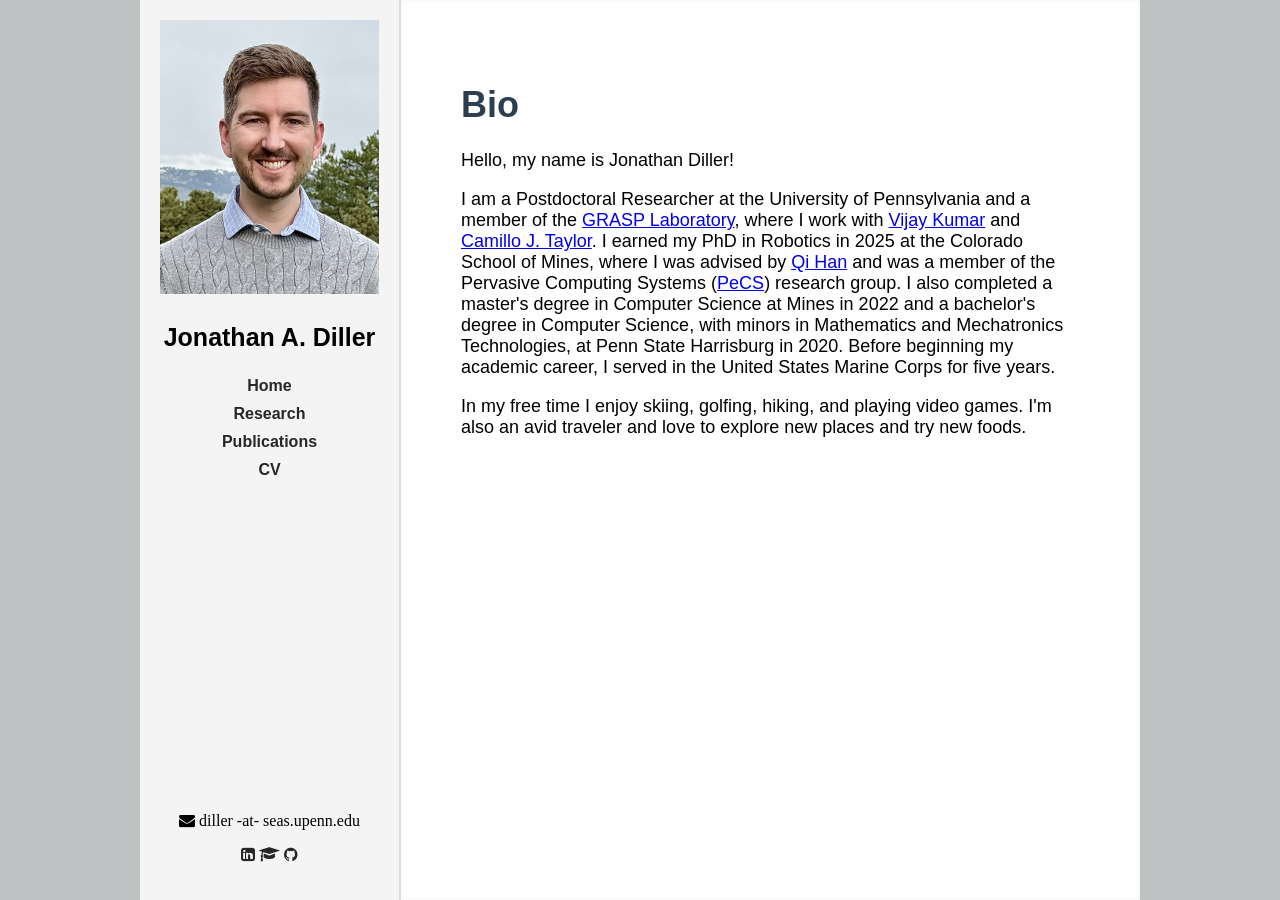
<file: index.html>
<!DOCTYPE html>
<html lang="en">
<head>
	<meta charset="UTF-8">
	<meta name="viewport" content="width=device-width, initial-scale=1.0">
	<title>Jonathan Diller</title>
	<link rel="stylesheet" href="https://cdnjs.cloudflare.com/ajax/libs/font-awesome/4.7.0/css/font-awesome.min.css">
	<link rel="stylesheet" href="style.css">
</head>
<body>
<div class="wrapper">
<div class="sidebar">
<div class = "sidebar-content" style="text-align:center">		
	</class>
	<img src="images/Jonathan_Diller.jpg" style="width:100%" onclick="onClick(this)" alt="Windows for the atrium">
	<h3 class="text-align:center" style="font-size:25px; font-weight:bold">Jonathan A. Diller</h3>
	<ul>
		<li><a style="text-align:center" href="index.html"><b>Home</b></a></li>
		<li><a style="text-align:center" href="research.html"><b>Research</b></a></li>
		<li><a style="text-align:center" href="publications.html"><b>Publications</b></a></li>
		<li><a style="text-align:center" href="docs/JonathanDillerResume.pdf" target="_blank"><b>CV</b></a></li>
	</ul>
</div>
<div class = "sidebar-bottom" style="text-align:center">
	<ul>
		<p style="margin-bottom:0; margin-top:auto; font-size:16px;"><i class="fa fa-envelope">  diller -at- seas.upenn.edu</i></p>
	</ul>
	<ul>
		<a href="https://www.linkedin.com/in/jonathanadiller" target="_blank" class="fa fa-linkedin-square"></a>
		<a href="https://scholar.google.com/citations?user=hnUsTqgAAAAJ&hl=en" target="_blank" class="fa fa-graduation-cap"></a>
		<a href="https://github.com/JonD07" target="_blank" class="fa fa-github"></a>
	</ul>
</div>
</div>
<div class="main-content">
<h1>Bio</h1>
<p>
	Hello, my name is Jonathan Diller!
</p>
<p>
	I am a Postdoctoral Researcher at the University of Pennsylvania and a member of the <a href="https://www.grasp.upenn.edu/" target="_blank">GRASP Laboratory</a>, where I work with <a href="https://www.kumarrobotics.org/" target="_blank">Vijay Kumar</a> and <a href="https://www.cis.upenn.edu/~cjtaylor/home.html" target="_blank">Camillo J. Taylor</a>. I earned my PhD in Robotics in 2025 at the Colorado School of Mines, where I was advised by <a href="https://people.mines.edu/qhan/" target="_blank">Qi Han</a> and was a member of the Pervasive Computing Systems (<a href="https://pecs.mines.edu/" target="_blank">PeCS</a>) research group. I also completed a master's degree in Computer Science at Mines in 2022 and a bachelor's degree in Computer Science, with minors in Mathematics and Mechatronics Technologies, at Penn State Harrisburg in 2020. Before beginning my academic career, I served in the United States Marine Corps for five years.
</p> 
<p>
	In my free time I enjoy skiing, golfing, hiking, and playing video games. I'm also an avid traveler and love to explore new places and try new foods.
</p>
</div>
</div>

<script>
	document.addEventListener("DOMContentLoaded", function () {
	  const buttons = document.querySelectorAll(".collapsible");
	  const contents = document.querySelectorAll(".collapsible-content");
	
	  buttons.forEach((button, index) => {
		button.addEventListener("click", () => {
		  contents.forEach((content, i) => {
			if (i === index) {
			  content.style.display = content.style.display === "block" ? "none" : "block";
			} else {
			  content.style.display = "none";
			}
		  });
		});
	  });
	});
</script>
</body>
</html>
</file>
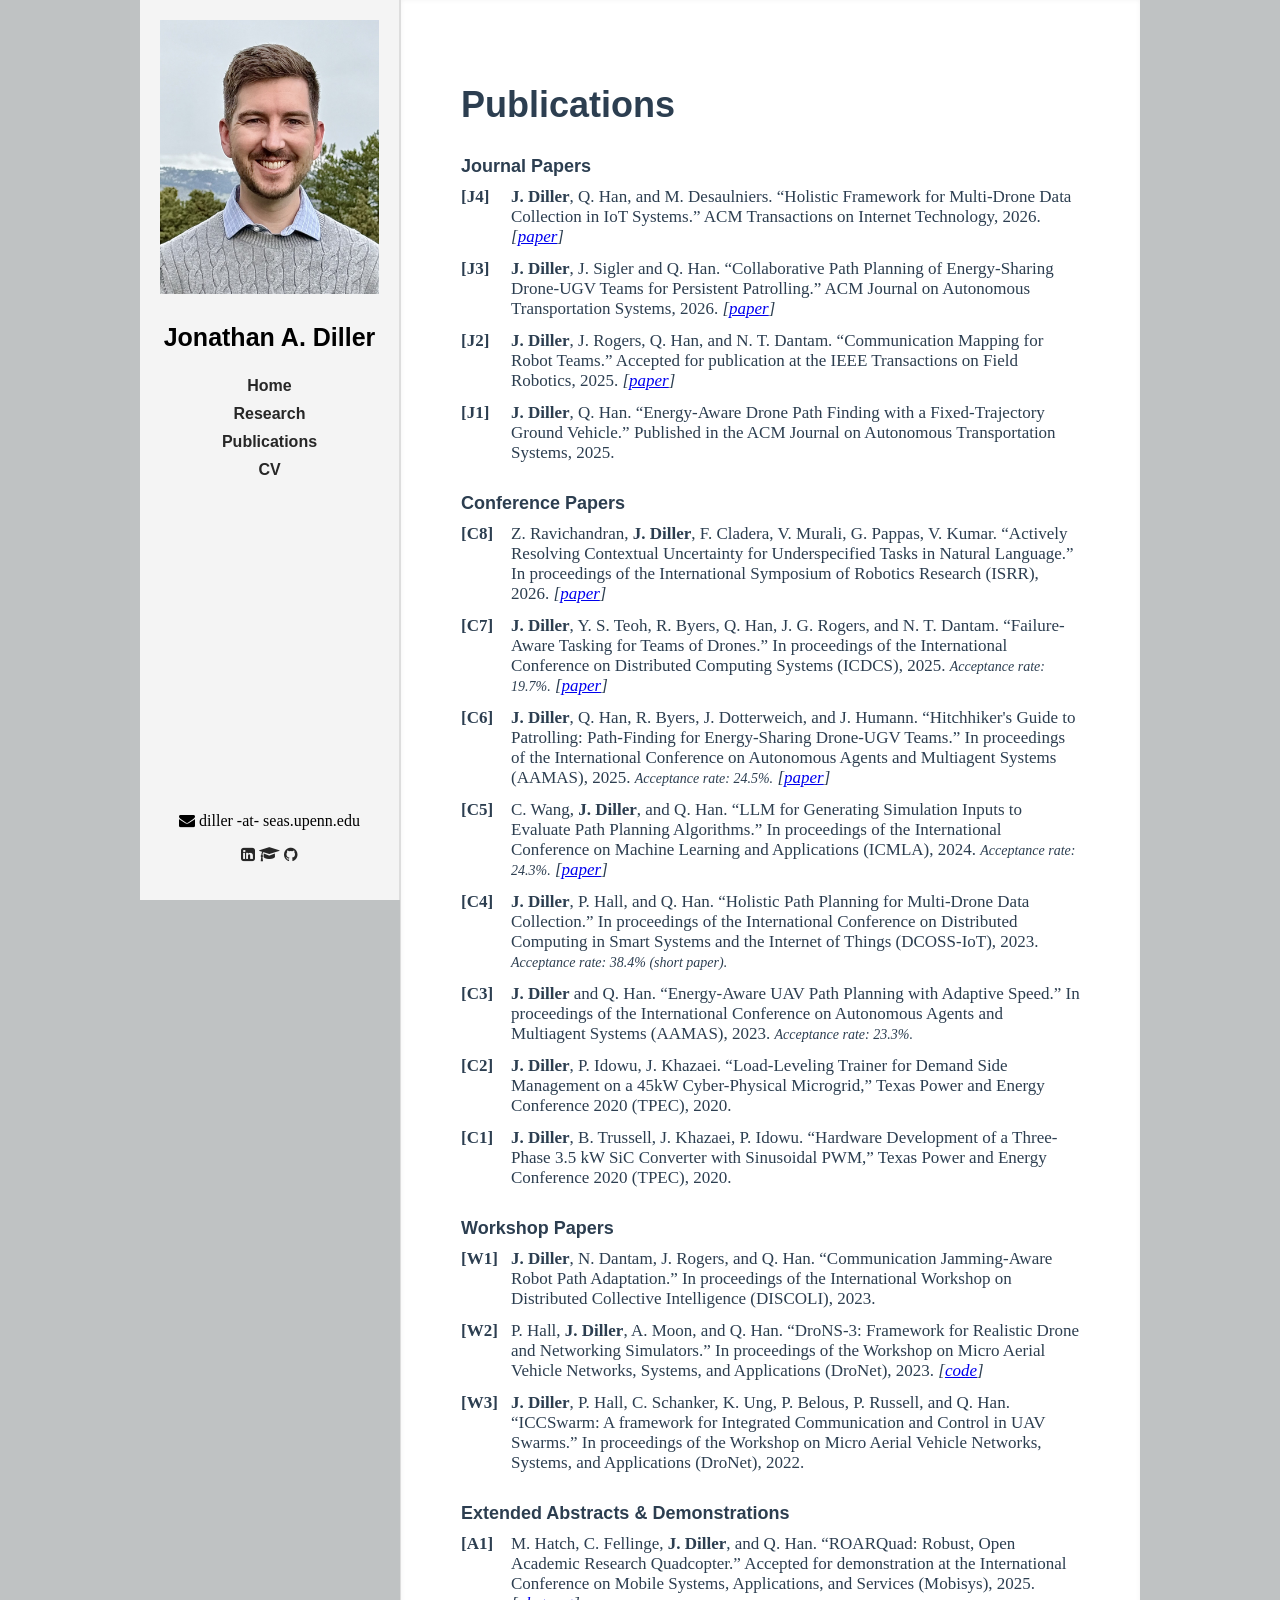
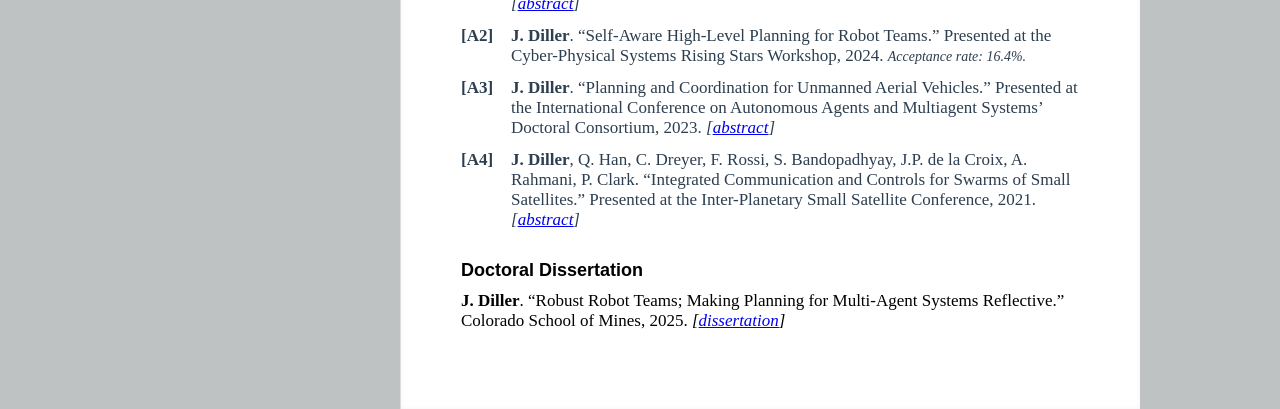
<file: publications.html>
<!DOCTYPE html>
<html lang="en">
<head>
	<meta charset="UTF-8">
	<meta name="viewport" content="width=device-width, initial-scale=1.0">
	<title>Jonathan Diller</title>
	<link rel="stylesheet" href="https://cdnjs.cloudflare.com/ajax/libs/font-awesome/4.7.0/css/font-awesome.min.css">
	<link rel="stylesheet" href="style.css">
</head>
<body>
<div class="wrapper">
<div class="sidebar">
<div class = "sidebar-content" style="text-align:center">		
	</class>
	<img src="images/Jonathan_Diller.jpg" style="width:100%" onclick="onClick(this)" alt="Windows for the atrium">
	<h3 class="text-align:center" style="font-size:25px; font-weight:bold">Jonathan A. Diller</h3>
	<ul>
		<li><a style="text-align:center" href="index.html"><b>Home</b></a></li>
		<li><a style="text-align:center" href="research.html"><b>Research</b></a></li>
		<li><a style="text-align:center" href="publications.html"><b>Publications</b></a></li>
		<li><a style="text-align:center" href="docs/JonathanDillerResume.pdf" target="_blank"><b>CV</b></a></li>
	</ul>
</div>
<div class = "sidebar-bottom" style="text-align:center">
	<ul>
		<p style="margin-bottom:0; margin-top:auto; font-size:16px;"><i class="fa fa-envelope">  diller -at- seas.upenn.edu</i></p>
	</ul>
	<ul>
		<a href="https://www.linkedin.com/in/jonathanadiller" target="_blank" class="fa fa-linkedin-square"></a>
		<a href="https://scholar.google.com/citations?user=hnUsTqgAAAAJ&hl=en" target="_blank" class="fa fa-graduation-cap"></a>
		<a href="https://github.com/JonD07" target="_blank" class="fa fa-github"></a>
	</ul>
</div>
</div>
<div class="main-content">
<h1>Publications</h1>
<div class="publications">

<!-- <div class="section-title">Under Review</div>
<ul class="pub-list">
  <div class="pub-entry">
    <span class="pub-id">[R1]</span>
    <div class="pub-text">
      <strong>J. Diller</strong>, Q. Han, and M. Desaulniers. “Holistic Framework for Multi-Drone Data Collection in IoT Systems.” Under review at the IEEE Internet of Things Journal.
    </div>
  </div>
</ul> -->

<div class="section-title">Journal Papers</div>
<ul class="pub-list">
  <div class="pub-entry">
    <span class="pub-id">[J4]</span>
    <div class="pub-text">
      <strong>J. Diller</strong>, Q. Han, and M. Desaulniers. “Holistic Framework for Multi-Drone Data Collection in IoT Systems.” ACM Transactions on Internet Technology, 2026.
	  <i>[<a href="Pubs/Holistic_Framework_for_Multi-Drone_Data_Collection_in_IoT_Systems.pdf" target="_blank">paper</a>]</i>
    </div>
  </div>
  <div class="pub-entry">
    <span class="pub-id">[J3]</span>
    <div class="pub-text">
      <strong>J. Diller</strong>, J. Sigler and Q. Han. “Collaborative Path Planning of Energy-Sharing Drone-UGV Teams for Persistent Patrolling.” ACM Journal on Autonomous Transportation Systems, 2026.
	  <i>[<a href="https://dl.acm.org/doi/pdf/10.1145/3788877" target="_blank">paper</a>]</i>
    </div>
  </div>
  <div class="pub-entry">
    <span class="pub-id">[J2]</span>
    <div class="pub-text">
      <strong>J. Diller</strong>, J. Rogers, Q. Han, and N. T. Dantam. “Communication Mapping for Robot Teams.” Accepted for publication at the IEEE Transactions on Field Robotics, 2025.
	  <i>[<a href="Pubs/CommunicationMapping.pdf" target="_blank">paper</a>]</i>
    </div>
  </div>
  <div class="pub-entry">
    <span class="pub-id">[J1]</span>
    <div class="pub-text">
      <strong>J. Diller</strong>, Q. Han. “Energy-Aware Drone Path Finding with a Fixed-Trajectory Ground Vehicle.” Published in the ACM Journal on Autonomous Transportation Systems, 2025.
    </div>
  </div>
</ul>

<div class="section-title">Conference Papers</div>
<ul class="pub-list">
  <div class="pub-entry">
    <span class="pub-id">[C8]</span>
    <div class="pub-text">
      Z. Ravichandran, <strong>J. Diller</strong>, F. Cladera, V. Murali, G. Pappas, V. Kumar. “Actively Resolving Contextual Uncertainty for Underspecified Tasks in Natural Language.” In proceedings of the International Symposium of Robotics Research (ISRR), 2026.
	  <i>[<a href="https://arxiv.org/pdf/2609.30428" target="_blank">paper</a>]</i>
    </div>
  </div>
  <div class="pub-entry">
    <span class="pub-id">[C7]</span>
    <div class="pub-text">
      <strong>J. Diller</strong>, Y. S. Teoh, R. Byers, Q. Han, J. G. Rogers, and N. T. Dantam. “Failure-Aware Tasking for Teams of Drones.” In proceedings of the International Conference on Distributed Computing Systems (ICDCS), 2025. <span class="acceptance">Acceptance rate: 19.7%.</span>
	  <i>[<a href="Pubs/FailureAwareTasking.pdf" target="_blank">paper</a>]</i>
    </div>
  </div>
  <div class="pub-entry">
    <span class="pub-id">[C6]</span>
    <div class="pub-text">
      <strong>J. Diller</strong>, Q. Han, R. Byers, J. Dotterweich, and J. Humann. “Hitchhiker's Guide to Patrolling: Path-Finding for Energy-Sharing Drone-UGV Teams.” In proceedings of the International Conference on Autonomous Agents and Multiagent Systems (AAMAS), 2025. <span class="acceptance">Acceptance rate: 24.5%.</span>
	  <i>[<a href="Pubs/HitchhikersGuideToPatrolling.pdf" target="_blank">paper</a>]</i>
    </div>
  </div>
  <div class="pub-entry">
    <span class="pub-id">[C5]</span>
    <div class="pub-text">
      C. Wang, <strong>J. Diller</strong>, and Q. Han. “LLM for Generating Simulation Inputs to Evaluate Path Planning Algorithms.” In proceedings of the International Conference on Machine Learning and Applications (ICMLA), 2024. <span class="acceptance">Acceptance rate: 24.3%.</span>
	  <i>[<a href="Pubs/LLMForGeneratingSimulationInputs.pdf" target="_blank">paper</a>]</i>
    </div>
  </div>
  <div class="pub-entry">
    <span class="pub-id">[C4]</span>
    <div class="pub-text">
      <strong>J. Diller</strong>, P. Hall, and Q. Han. “Holistic Path Planning for Multi-Drone Data Collection.” In proceedings of the International Conference on Distributed Computing in Smart Systems and the Internet of Things (DCOSS-IoT), 2023. <span class="acceptance">Acceptance rate: 38.4% (short paper).</span>
    </div>
  </div>
  <div class="pub-entry">
    <span class="pub-id">[C3]</span>
    <div class="pub-text">
      <strong>J. Diller</strong> and Q. Han. “Energy-Aware UAV Path Planning with Adaptive Speed.” In proceedings of the International Conference on Autonomous Agents and Multiagent Systems (AAMAS), 2023. <span class="acceptance">Acceptance rate: 23.3%.</span>
    </div>
  </div>
  <div class="pub-entry">
    <span class="pub-id">[C2]</span>
    <div class="pub-text">
      <strong>J. Diller</strong>, P. Idowu, J. Khazaei. “Load-Leveling Trainer for Demand Side Management on a 45kW Cyber-Physical Microgrid,” Texas Power and Energy Conference 2020 (TPEC), 2020.
    </div>
  </div>
  <div class="pub-entry">
    <span class="pub-id">[C1]</span>
    <div class="pub-text">
      <strong>J. Diller</strong>, B. Trussell, J. Khazaei, P. Idowu. “Hardware Development of a Three-Phase 3.5 kW SiC Converter with Sinusoidal PWM,” Texas Power and Energy Conference 2020 (TPEC), 2020.
    </div>
  </div>
</ul>

<div class="section-title">Workshop Papers</div>
<ul class="pub-list">
  <div class="pub-entry">
    <span class="pub-id">[W1]</span>
    <div class="pub-text">
      <strong>J. Diller</strong>, N. Dantam, J. Rogers, and Q. Han. “Communication Jamming-Aware Robot Path Adaptation.” In proceedings of the International Workshop on Distributed Collective Intelligence (DISCOLI), 2023.
    </div>
  </div>
  <div class="pub-entry">
    <span class="pub-id">[W2]</span>
    <div class="pub-text">
      P. Hall, <strong>J. Diller</strong>, A. Moon, and Q. Han. “DroNS-3: Framework for Realistic Drone and Networking Simulators.” In proceedings of the Workshop on Micro Aerial Vehicle Networks, Systems, and Applications (DroNet), 2023.
	  <i>[<a href="https://www.github.com/pervasive-computing-systems-group/DroNS3" target="_blank">code</a>]</i>
    </div>
  </div>
  <div class="pub-entry">
    <span class="pub-id">[W3]</span>
    <div class="pub-text">
      <strong>J. Diller</strong>, P. Hall, C. Schanker, K. Ung, P. Belous, P. Russell, and Q. Han. “ICCSwarm: A framework for Integrated Communication and Control in UAV Swarms.” In proceedings of the Workshop on Micro Aerial Vehicle Networks, Systems, and Applications (DroNet), 2022.
    </div>
  </div>
</ul>

<div class="section-title">Extended Abstracts & Demonstrations</div>
<ul class="pub-list">
  <div class="pub-entry">
    <span class="pub-id">[A1]</span>
    <div class="pub-text">
      M. Hatch, C. Fellinge, <strong>J. Diller</strong>, and Q. Han. “ROARQuad: Robust, Open Academic Research Quadcopter.” Accepted for demonstration at the International Conference on Mobile Systems, Applications, and Services (Mobisys), 2025.
	  <i>[<a href="Pubs/ROARQuad.pdf" target="_blank">abstract</a>]</i>
    </div>
  </div>
  <div class="pub-entry">
    <span class="pub-id">[A2]</span>
    <div class="pub-text">
      <strong>J. Diller</strong>. “Self-Aware High-Level Planning for Robot Teams.” Presented at the Cyber-Physical Systems Rising Stars Workshop, 2024. <span class="acceptance">Acceptance rate: 16.4%.</span>
    </div>
  </div>
  <div class="pub-entry">
    <span class="pub-id">[A3]</span>
    <div class="pub-text">
      <strong>J. Diller</strong>. “Planning and Coordination for Unmanned Aerial Vehicles.” Presented at the International Conference on Autonomous Agents and Multiagent Systems’ Doctoral Consortium, 2023.
	  <i>[<a href="https://www.southampton.ac.uk/~eg/AAMAS2023/pdfs/p3017.pdf" target="_blank">abstract</a>]</i>
    </div>
  </div>
  <div class="pub-entry">
    <span class="pub-id">[A4]</span>
    <div class="pub-text">
      <strong>J. Diller</strong>, Q. Han, C. Dreyer, F. Rossi, S. Bandopadhyay, J.P. de la Croix, A. Rahmani, P. Clark. “Integrated Communication and Controls for Swarms of Small Satellites.” Presented at the Inter-Planetary Small Satellite Conference, 2021.
	  <i>[<a href="http://www.intersmallsatconference.com/past/2021/B.6%20-%20Diller/ISSC2021-abstract(1).txt" target="_blank">abstract</a>]</i>
    </div>
  </div>
</ul>
</div>


<div class="section-title">Doctoral Dissertation</div>
<ul class="pub-list">
  <div class="pub-entry">
    <div class="pub-text">
      <strong>J. Diller</strong>. “Robust Robot Teams; Making Planning for Multi-Agent Systems Reflective.” Colorado School of Mines, 2025.
	  <i>[<a href="Pubs/Robust_Robot_Teams_Making_Planning_for_Multi-Agent_Systems_Reflective.pdf" target="_blank">dissertation</a>]</i>
    </div>
  </div>
</ul>
</div></div>
</div>

<script>
	document.addEventListener("DOMContentLoaded", function () {
	  const buttons = document.querySelectorAll(".collapsible");
	  const contents = document.querySelectorAll(".collapsible-content");
	
	  buttons.forEach((button, index) => {
		button.addEventListener("click", () => {
		  contents.forEach((content, i) => {
			if (i === index) {
			  content.style.display = content.style.display === "block" ? "none" : "block";
			} else {
			  content.style.display = "none";
			}
		  });
		});
	  });
	});
</script>
</body>
</html>
</file>
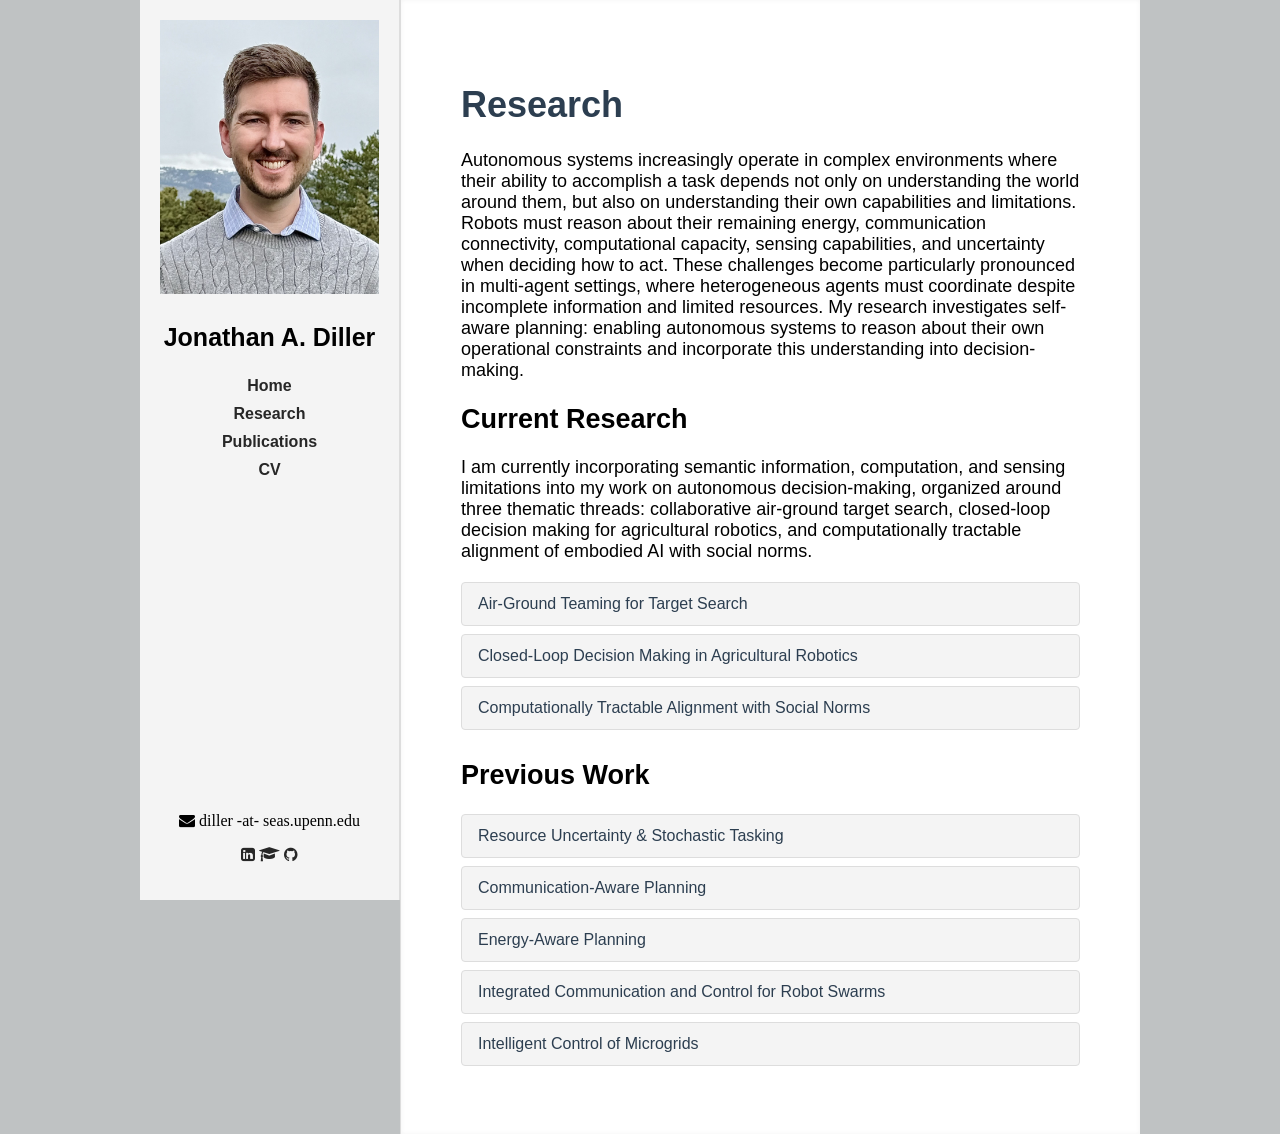
<file: research.html>
<!DOCTYPE html>
<html lang="en">
<head>
	<meta charset="UTF-8">
	<meta name="viewport" content="width=device-width, initial-scale=1.0">
	<title>Jonathan Diller</title>
	<link rel="stylesheet" href="https://cdnjs.cloudflare.com/ajax/libs/font-awesome/4.7.0/css/font-awesome.min.css">
	<link rel="stylesheet" href="style.css">
</head>
<body>
<div class="wrapper">
<div class="sidebar">
<div class = "sidebar-content" style="text-align:center">		
	</class>
	<img src="images/Jonathan_Diller.jpg" style="width:100%" onclick="onClick(this)" alt="Windows for the atrium">
	<h3 class="text-align:center" style="font-size:25px; font-weight:bold">Jonathan A. Diller</h3>
	<ul>
		<li><a style="text-align:center" href="index.html"><b>Home</b></a></li>
		<li><a style="text-align:center" href="research.html"><b>Research</b></a></li>
		<li><a style="text-align:center" href="publications.html"><b>Publications</b></a></li>
		<li><a style="text-align:center" href="docs/JonathanDillerResume.pdf" target="_blank"><b>CV</b></a></li>
	</ul>
</div>
<div class = "sidebar-bottom" style="text-align:center">
	<ul>
		<p style="margin-bottom:0; margin-top:auto; font-size:16px;"><i class="fa fa-envelope">  diller -at- seas.upenn.edu</i></p>
	</ul>
	<ul>
		<a href="https://www.linkedin.com/in/jonathanadiller" target="_blank" class="fa fa-linkedin-square"></a>
		<a href="https://scholar.google.com/citations?user=hnUsTqgAAAAJ&hl=en" target="_blank" class="fa fa-graduation-cap"></a>
		<a href="https://github.com/JonD07" target="_blank" class="fa fa-github"></a>
	</ul>
</div>
</div>
<div class="main-content">
<h1>Research</h1>
<p>
	Autonomous systems increasingly operate in complex environments where their ability to accomplish a task depends not only on understanding the world around them, but also on understanding their own capabilities and limitations. Robots must reason about their remaining energy, communication connectivity, computational capacity, sensing capabilities, and uncertainty when deciding how to act. These challenges become particularly pronounced in multi-agent settings, where heterogeneous agents must coordinate despite incomplete information and limited resources. My research investigates self-aware planning: enabling autonomous systems to reason about their own operational constraints and incorporate this understanding into decision-making.
</p>

<h2 class="w3-text-teal">Current Research</h2>
<p>
	I am currently incorporating semantic information, computation, and sensing limitations into my work on autonomous decision-making, organized around three thematic threads: collaborative air-ground target search, closed-loop decision making for agricultural robotics, and computationally tractable alignment of embodied AI with social norms.
</p>
<div class="collapsible-section">
	<!-- Thread 1 -->
	<button class="collapsible">Air-Ground Teaming for Target Search</button>
	<div class="collapsible-content">
		<p>
			This work focuses on collaborative air-ground robot teams for target search while building on my prior work in resource-aware planning. I am investigating the use of semantically driven search priors to allocate sub-regions between aerial and ground platforms by reasoning about target movement and platform mobility. A parallel effort within this thread addresses how to resolve both spatial and semantic uncertainty of discovered targets within partially connected teams. To coordinate these teams, I have also been investigating scheduling algorithms with a focus on quantifying the mission relevance of information based on sensor uncertainty, information age, and discovery novelty. Together, these components will enable air-ground teams to maintain a shared operational picture despite intermittent connectivity, heterogeneous sensing, and dynamic target behavior.
		</p>
		<p><strong>Relevant publications:</strong></p>
		<ul>
			<li>J. Diller, F. Cladera, C. J. Taylor, and V. Kumar, &ldquo;LMPath: Language-mediated priors and path generation for aerial exploration,&rdquo; in AI-Driven Safe Aerial Robotics Workshop, 2026.</li>
			<li>A. K. Srivastava, J. Diller, V. Kumar, and P. Dames, &ldquo;Spatial-semantic uncertainty in VLM-based target search: Balancing exploration and identification,&rdquo; in Workshop on Rethinking Uncertainty for Modern Robotics Paradigms, 2026.</li>
			<li>J. Diller, F. Cladera, C. J. Taylor, and V. Kumar, &ldquo;DORA: Divergence-oriented data-relay algorithm for partially connected robot teams,&rdquo; submitted to the International Conference on Robotics and Automation (ICRA), 2027.</li>
		</ul>
		<img src="images/heated-path.jpg" style="width:65%" onclick="onClick(this)" alt="Exploration prior generated using LMPath for air-ground target search" class="center-image">
	</div>

	<!-- Thread 2 -->
	<button class="collapsible">Closed-Loop Decision Making in Agricultural Robotics</button>
	<div class="collapsible-content">
		<p>
				This thread investigates how autonomous systems can allocate limited sensing and energy resources to map complex physical phenomena, using precision agriculture as a motivating application. The central question it addresses is: how should robots balance the value of acquiring new information against the physical resources required to obtain it? To tackle this challenge, our cross-disciplinary, multi-institutional is investigating autonomous mapping and treatment of soil acidity. We are designing and constructing an autonomous in situ soil pH sensing platform for a mobile ground robot, enabling direct field measurements without manual sampling. To guide sampling actions during deployment, we are developing adaptive sampling algorithms that can jointly reason about sensing uncertainty, travel cost, sampling budgets, and field geometry.
		</p>
		<p><strong>Relevant publications:</strong></p>
		<ul>
			<li>M. Gellar, J. Diller, F. Cladera, K. Huang, S. Rahman Rahmani, S. Carpin, and V. Kumar, &ldquo;Autonomous soil pH sensing under heterogeneous field conditions,&rdquo; in From Innovation to Adoption: Hardware, AI, Policy, and Funding Challenges in Agricultural Robotics Workshop, 2026.</li>
		</ul>
		<img src="images/RobotPanel.jpg" style="width:65%" onclick="onClick(this)" alt="Autonomous soil sampling robot platform" class="center-image">
	</div>

	<!-- Thread 3 -->
	<button class="collapsible">Computationally Tractable Alignment with Social Norms</button>
	<div class="collapsible-content">
		<p>
			As embodied AI is deployed in high-stakes environments, ensuring that autonomous actions align with societal expectations becomes paramount. This work investigates how generative AI can encode societal expectations into feedback mechanisms that steer on-device models in real-time, treating normative alignment as a computational resource management problem. The goal of this thread is to make alignment tractable on computationally constrained robotic platforms by treating the generation and application of normative feedback as resources to be budgeted, scheduled, and traded off against other mission-relevant computation.
		</p>
		<p><strong>Relevant publications:</strong></p>
		<ul>
			<li>J. Diller, D. Barnes, R. Bogdanoff, R. Collier, R. Collins, K. Fieldhouse, Y. Gefen, C. Johnson, A. Kodali, B. Kriel, V. Murali, J. Niehaus, M. Sukharev, J. VanPelt, A. Hoogs, V. Kumar, and A. Basharat, &ldquo;REBAR: Reference ethical benchmark for autonomy readiness,&rdquo; submitted to Springer Proceedings in Advanced Robotics, 2026.</li>
		</ul>
	</div>
</div>

<h2 class="w3-text-teal">Previous Work</h2>
<div class="collapsible-section">
	<!-- Resource Uncertainty & Stochastic Tasking -->
	<button class="collapsible">Resource Uncertainty &amp; Stochastic Tasking</button>
	<div class="collapsible-content">
		<p>
			This work addressed resource uncertainty commonly encountered when deploying real robots in the field. Some of the major challenges in task planning for multi-robot systems are properly managing robot resources (e.g., capabilities, energy, collaboration) while mitigating failures. I developed a decentralized task allocation architecture for UAVs that reasons over stochastic battery capacities to compute probabilistic guarantees of mission success, with particular interest in decentralized approaches that can adapt to lossy communication links between robots. This line of work culminated in an abstract, team-level planning framework that uses model uncertainty bounds to signal when to recompute team-level task plans online, enabling multi-robot tasking to remain flexible under changing model uncertainty.
		</p>
		<p><strong>Relevant publications:</strong></p>
		<ul>
			<li>J. Diller, Y. S. Teoh, R. Byers, Q. Han, J. G. Rogers, and N. T. Dantam, &ldquo;Failure-aware tasking for teams of drones,&rdquo; in Proceedings of the International Conference on Distributed Computing Systems (ICDCS), 2025.</li>
			<li>J. Diller, S. Homsi, and Q. Han, &ldquo;Semper Gumby: Making multi-robot tasking flexible under changing model uncertainty,&rdquo; submitted to the International Conference on Autonomous Agents and Multiagent Systems (AAMAS), 2027.</li>
		</ul>
		<img src="images/MonitoringSetupColorful.png" style="width:75%" onclick="onClick(this)" alt="Multi-robot task allocation under uncertainty" class="center-image">
	</div>

	<!-- Communication-Aware Planning -->
	<button class="collapsible">Communication-Aware Planning</button>
	<div class="collapsible-content">
		<p>
			This work focused on developing communication-aware planning methods that model wireless connectivity as a spatial resource, constructing communication maps to optimize robot placement and team sizes. Early work in this area studied how to enable mobile agents to communicate effectively while avoiding malicious communication jamming, exploring various mapping techniques and how to incorporate these maps into the planning process for robot teams. Connecting the energy and communication domains, I identified a fundamental energy tradeoff between waiting for data transmission and traveling to improve bandwidth, and incorporated this tradeoff into a framework that bridges the gap between optimistic offline planning and the stochastic nature of real-world deployments. This framework was applied to the problem of effectively deploying a team of drones to collect data from wireless sensors, combining offline multi-vehicle task planning with online adaptive behavior through a data-driven approach. A major aspect of this work was validating our solution through both simulations and field experiments on our physical testbed.
		</p>
		<p><strong>Relevant publications:</strong></p>
		<ul>
			<li>J. Diller, P. Hall, and Q. Han, &ldquo;Holistic path planning for multi-drone data collection,&rdquo; International Conference on Distributed Computing in Smart Systems and the Internet of Things (DCOSS-IoT), 2023.</li>
			<li>J. Diller, N. T. Dantam, J. G. Rogers, and Q. Han, &ldquo;Communication jamming-aware robot path adaptation,&rdquo;International Conference on Distributed Computing in Smart Systems and the Internet of Things (DCOSS-IoT), 2023.</li>
			<li>J. Diller, J. G. Rogers, N. T. Dantam, and Q. Han, &ldquo;Communication mapping for robot teams,&rdquo; IEEE Transactions on Field Robotics, 2025.</li>
			<li>J. Diller, Q. Han, and M. Desaulniers, &ldquo;Holistic framework for multi-drone data collection in IoT systems,&rdquo; ACM Transactions on Internet Technology (TOIT), 2026.</li>
		</ul>
		<img src="images/comms-map.png" style="width:55%" onclick="onClick(this)" alt="Communication map for robot teams" class="center-image">
	</div>

	<!-- Energy-Aware Planning -->
	<button class="collapsible">Energy-Aware Planning</button>
	<div class="collapsible-content">
		<p>
			This line of work incorporated realistic UAV energy models into mission-aware speed scheduling, demonstrating improved performance and reduced energy failures over conventional methods. I explored trade-offs in the speed-based energy model and evaluated how these trade-offs could be leveraged to improve path finding, including the problem of launching drones from a ground vehicle that moves along a fixed trajectory. I then extended this framework to model UGV energy consumption and inter-robot energy transfer, enabling heterogeneous air-ground teams to operate more effectively under energy constraints. Drones are agile platforms that can be launched quickly and traverse rough terrain, but have limited onboard energy and cannot be deployed for extended periods. In contrast, UGVs are robust, high-endurance platforms that can carry a variety of sensors and operate for long periods of time, but lack the agility of drones. When combined, mixed drone-UGV teams benefit from the strengths of each platform, where drones quickly accomplish tasks with agility and UGVs act as mobile recharging stations. Applications for this work include maritime search and rescue, defense, security, and disaster response.
		</p>
		<p><strong>Relevant publications:</strong></p>
		<ul>
			<li>J. Diller and Q. Han, &ldquo;Energy-aware UAV path planning with adaptive speed,&rdquo; in Proceedings of the International Conference on Autonomous Agents and Multiagent Systems (AAMAS), 2023.</li>
			<li>J. Diller and Q. Han, &ldquo;Energy-aware drone path finding with a fixed-trajectory ground vehicle,&rdquo; ACM Journal on Autonomous Transportation Systems, 2025.</li>
			<li>J. Diller, Q. Han, R. Byers, J. Dotterweich, and J. Humann, &ldquo;Hitchhiker&rsquo;s guide to patrolling: Path-finding for energy-sharing drone-UGV teams,&rdquo; in Proceedings of the International Conference on Autonomous Agents and Multiagent Systems (AAMAS), 2025.</li>
			<li>J. Diller, J. Sigler, and Q. Han, &ldquo;Collaborative path planning of energy-sharing drone-UGV teams for persistent patrolling,&rdquo; ACM Journal on Autonomous Transportation Systems, 2026.</li>
		</ul>
		<img src="images/Drone-UGV-Team.jpg" style="width:65%" onclick="onClick(this)" alt="Energy-aware drone-UGV teaming" class="center-image">
	</div>

	<!-- SmallSat -->
	<button class="collapsible">Integrated Communication and Control for Robot Swarms</button>
	<div class="collapsible-content">
		<p>This project looked at how to integrate communication and control in swarms of UAVs. We used the <a href="https://solarsystem.nasa.gov/missions/near-shoemaker/in-depth/"  target="_blank">NEAR-Shoemaker</a> mission as a motivating case study and looked at how using a swarm of small satellites could be used to optimize the quantity and quality of data collected from the asteroid Eros.</p>
		<p><strong>Relevant publications:</strong></p>
		<ul>
			<li>J. Diller, Q. Han, C. Dreyer, F. Rossi, S. Bandopadhyay, J.P. de la Croix, A. Rahmani, P. Clark, &ldquo;Integrated Communication and Controls for Swarms of Small Satellites,&rdquo; Inter-Planetary Small Satellite Conference, 2021.</li>
			<li>J. Diller, P. Hall, C. Schanker, K. Ung, P. Belous, P. Russell, and Q. Han, &ldquo;DroNS-3: Framework for Realistic Drone and Networking Simulators,&rdquo; Workshop on Micro Aerial Vehicle Networks, Systems, and Applications (DroNet), 2023.</li>
		</ul>
		<img src="images/smallsat.png" style="width:55%" onclick="onClick(this)" alt="Small satellite swarm mission concept" class="center-image">
	</div>

	<!-- SmallSat -->
	<button class="collapsible">Intelligent Control of Microgrids</button>
	<div class="collapsible-content">
		<p>
			This work focused on the intelligent control of microgrids and renewable energy sources. We proposed a hardware implementation of demand side management (DSM) on an physical microgrid system through load-leveling. We conducted a simulated case study, based on the electrical load needs of small communities in Bangladesh, to demonstrate how our algorithm can be used to better balance electrical load demands. Another direction of this work developed Sinusoidal Pulse width modulation (sPWM) for single-phase and three-phase silicon carbide (SiC) converters using microcontrollers. We implemented our sPWM signal for SiC converters on a Texas Instruments' LaunchPad development kit and used it on a 3.5 kW three-phase SiC inverter experimental setup to validate the three-phase sPWM implementation.</p>
		<p><strong>Relevant publications:</strong></p>
		<ul>
			<li>J. Diller, P. Idowu, J. Khazaei, &ldquo;“Load-Leveling Trainer for Demand Side Management on a 45kW Cyber-Physical Microgrid,&rdquo; Texas Power and Energy Conference, 2020.</li>
			<li>J. Diller, B. Trussell, J. Khazaei, P. Idowu, &ldquo;“Hardware Development of a Three-Phase 3.5 kW SiC Converter with Sinusoidal PWM,&rdquo; Texas Power and Energy Conference, 2020.</li>
		</ul>
		<img src="images/microgrid.png" style="width:55%" onclick="onClick(this)" alt="Microgrid load scheduling" class="center-image">
	</div>
</div>


</div>
</div>

<script>
	document.addEventListener("DOMContentLoaded", function () {
	  const buttons = document.querySelectorAll(".collapsible");
	  const contents = document.querySelectorAll(".collapsible-content");
	
	  buttons.forEach((button, index) => {
		button.addEventListener("click", () => {
		  contents.forEach((content, i) => {
			if (i === index) {
			  content.style.display = content.style.display === "block" ? "none" : "block";
			} else {
			  content.style.display = "none";
			}
		  });
		});
	  });
	});
</script>
</body>
</html>
</file>
<file: style.css>
body {
	margin: 0;
	font-family: Arial, sans-serif;
	background-color: #bfc2c3;
}

/* Wrapper centers layout and uses grid */
.wrapper {
	display: flex;
	grid-template-columns: 260px 1fr;
	max-width: 1000px;
	margin: 0 auto;
	min-height: 100vh;
	position: relative;
}

/* Sidebar stays fixed within viewport but constrained in width */
.sidebar {
	position: sticky;
	top: 0;
	align-self: start;
	height: 100vh;
	width: 260px;
	overflow-y: auto;
	flex-shrink: 0;

	background-color: #f4f4f4;
	padding: 20px;
	border-right: 1px solid #ddd;
	box-sizing: border-box;

	display: flex;
	flex-direction: column;
	justify-content: space-between;
}

.sidebar h2 {
	color: #2c3e50;
	font-size: 18px;
	margin-top: 20px;
}

.sidebar ul {
	list-style-type: none;
	padding: 0;
}

.sidebar li {
	margin-bottom: 10px;
}

.sidebar a {
	color: #272727;
	text-decoration: none;
}

.sidebar a:hover {
	color: #000000;          /* Turns text black on hover */
	background-color: #ddd;  /* Optional: adds light background for emphasis */
	text-decoration: none;   /* Prevents underline on hover */
	padding: 2px 4px;        /* Optional: slight padding for better hover effect */
	border-radius: 4px;      /* Optional: rounded hover background */
}

.sidebar-image {
	width: 100%;
	max-width: 240px;
	border-radius: 8px;
	margin-bottom: 20px;
	display: block;
}


.sidebar-content {
	flex-grow: 1;
}
.sidebar-bottom {
	margin-top: 20px;
}

/* Main content scrolls normally */
.main-content {
	padding: 60px;
	box-sizing: border-box;
	background-color: #ffffff;
	border-left: 1px solid #ddd;
	box-shadow: inset 0 0 5px rgba(0,0,0,0.05);
	flex-grow: 1;
	min-height: 100vh;
	font-family: Verdana, sans-serif;
	font-size: 18px;
}

.main-content h1 {
	color: #2c3e50;
}

.collapsible-section {
	margin-top: 20px;
}
  
.collapsible {
	background-color: #f4f4f4;
	color: #2c3e50;
	font-family: Arial, sans-serif;
	font-size: 16px;
	text-align: left;
	padding: 12px 16px;
	width: 100%;
	border: 1px solid #ddd;
	border-radius: 4px;
	cursor: pointer;
	margin-bottom: 8px;
	transition: background-color 0.2s ease;
}
  
.collapsible:hover {
	background-color: #ddd;
	color: #000;
}
  
.collapsible-content {
	display: none;
	padding: 15px;
	background-color: #ffffff;
	border: 1px solid #ddd;
	border-radius: 4px;
	box-shadow: inset 0 0 5px rgba(0, 0, 0, 0.05);
	margin-bottom: 16px;
	font-size: 15px;
	color: #2c3e50;
	line-height: 1.6;
}


.publications {
	/* padding: 40px; */
	background-color: #ffffff;
	color: #2c3e50;
}

/* .publications h1 {
	font-size: 24px;
	color: #2c3e50;
	border-bottom: 1px solid #ccc;
	padding-bottom: 8px;
} */

.section-title {
	font-weight: bold;
	margin-top: 30px;
	font-size: 18px;
}

.pub-list {
	list-style: none;
	padding-left: 0;
	margin-top: 10px;
}

.pub-item {
	margin-bottom: 15px;
}

/* .pub-id {
	font-weight: bold;
	display: inline-block;
	width: 40px;
} */

.pub-entry {
	display: flex;
	align-items: flex-start;
	margin-bottom: 12px;
	font-family: 'Times New Roman', serif;
	font-size: 17px;
}
  
.pub-id {
	width: 50px;
	flex-shrink: 0;
	font-weight: bold;
}
  
.pub-id a {
	text-decoration: none;
	color: #2980b9;
}
  
.pub-text {
	flex-grow: 1;
}

.acceptance {
	font-style: italic;
	font-size: 14px;
}

/* Mobile styles */
@media screen and (max-width: 768px) {
  .wrapper {
    flex-direction: column;
  }

  .sidebar {
    width: 100%;
    height: auto;
    position: static;
    border-right: none;
    border-bottom: 1px solid #ccc;
  }

  .main-content {
    padding: 20px;
  }

  /* Optional: style navigation items better for touch */
  .sidebar ul {
    display: flex;
    flex-wrap: wrap;
    justify-content: center;
    gap: 10px;
  }

  .sidebar ul li {
    display: inline-block;
  }

  .sidebar img {
    max-width: 150px;
  }
}
</file>
